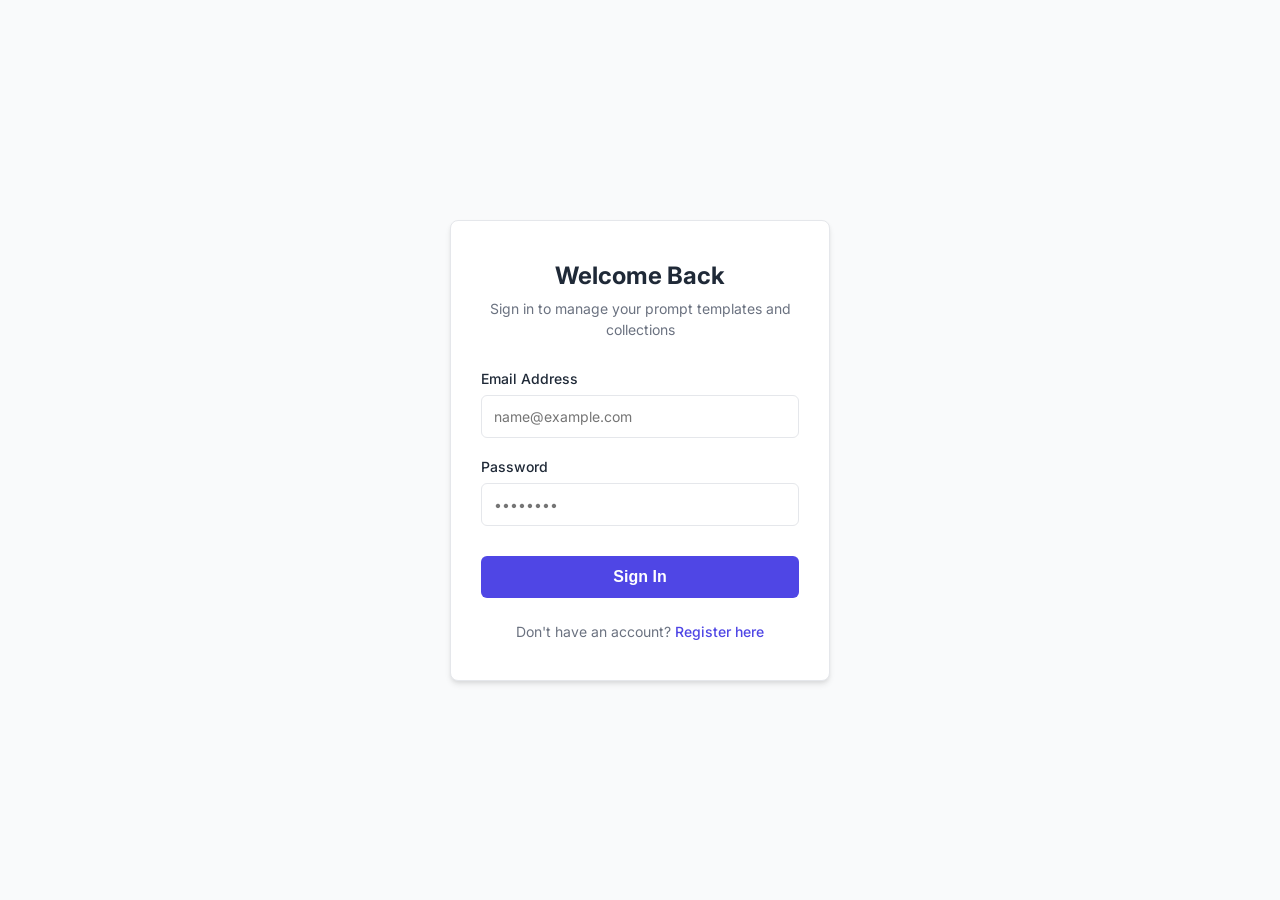
<file: index.html>
<!DOCTYPE html>
<html lang="en">
<head>
    <meta charset="UTF-8">
    <meta name="viewport" content="width=device-width, initial-scale=1.0">
    <title>Login - Prompt Management System</title>
    <link rel="stylesheet" href="css/login.css">
    <link rel="preconnect" href="https://fonts.googleapis.com">
    <link rel="preconnect" href="https://fonts.gstatic.com" crossorigin>
    <link href="https://fonts.googleapis.com/css2?family=Inter:wght@300;400;500;600;700&display=swap" rel="stylesheet">
</head>
<body>
    <div class="login-container">
        <div class="login-card">
            <div class="login-header">
                <h2>Welcome Back</h2>
                <p>Sign in to manage your prompt templates and collections</p>
            </div>
            
            <form id="login-form">
                <div class="error-alert" id="error-alert" style="display: none;"></div>
                
                <div class="form-group">
                    <label for="email">Email Address</label>
                    <input type="email" id="email" required placeholder="name@example.com">
                </div>
                
                <div class="form-group">
                    <label for="password">Password</label>
                    <input type="password" id="password" required placeholder="••••••••">
                </div>
                
                <button type="submit" class="btn-submit" id="btn-submit">Sign In</button>
            </form>
            
            <div class="login-footer">
                <p>Don't have an account? <a href="register.html">Register here</a></p>
            </div>
        </div>
    </div>

    <!-- Core authentication and API logic -->
    <script src="js/auth.js"></script>
    <script src="js/api.js"></script>
    <!-- Page specific logic -->
    <script src="js/login.js"></script>
</body>
</html>
</file>
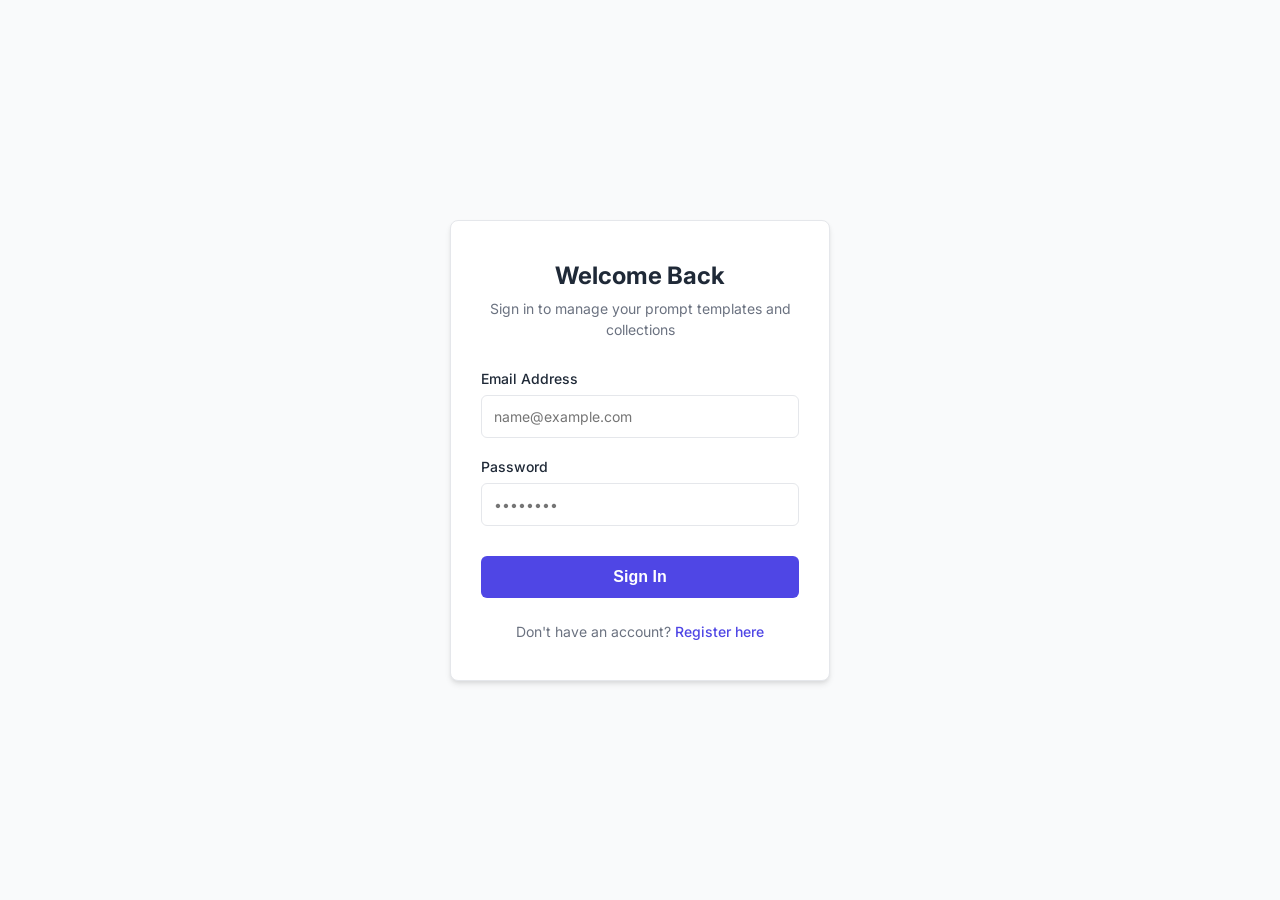
<file: dashboard.html>
<!DOCTYPE html>
<html lang="en">
<head>
    <meta charset="UTF-8">
    <meta name="viewport" content="width=device-width, initial-scale=1.0">
    <title>📊 Dashboard - Prompt Management System</title>
    <link rel="stylesheet" href="css/dashboard.css">
    <link rel="preconnect" href="https://fonts.googleapis.com">
    <link rel="preconnect" href="https://fonts.gstatic.com" crossorigin>
    <link href="https://fonts.googleapis.com/css2?family=Inter:wght@300;400;500;600;700&display=swap" rel="stylesheet">
</head>
<body>
    <!-- Navigation Bar -->
    <nav class="navbar">
        <div class="nav-container">
            <span class="nav-brand">PromptManager</span>
            <div class="nav-links">
                <a href="dashboard.html" class="active">Dashboard</a>
                <a href="users.html" id="nav-users-link">Users</a>
            </div>
            <div class="nav-user">
                <span class="user-info" id="user-info-display">user@example.com (Role)</span>
                <button class="btn-logout" id="btn-logout">Logout</button>
            </div>
        </div>
    </nav>

    <!-- Main Dashboard Layout -->
    <div class="dashboard-container">
        
        <!-- Alerts -->
        <div id="dashboard-error" class="alert alert-error" style="display: none;"></div>
        <div id="dashboard-success" class="alert alert-success" style="display: none;"></div>

        <!-- Section Tabs -->
        <div class="tabs-header">
            <button class="tab-btn active" data-tab="templates-section">Templates</button>
            <button class="tab-btn" data-tab="categories-section">Categories</button>
            <button class="tab-btn" data-tab="collections-section">Collections</button>
            <button class="tab-btn" data-tab="versions-section">Versions</button>
        </div>

        <div class="tabs-content">
            
            <!-- TEMPLATES SECTION -->
            <section id="templates-section" class="tab-panel active">
                <div class="section-header">
                    <h3>Prompt Templates</h3>
                    <button class="btn-primary" id="btn-add-template">Add Template</button>
                </div>
                <div class="table-responsive">
                    <table>
                        <thead>
                            <tr>
                                <th>ID</th>
                                <th>Title</th>
                                <th>Prompt Text</th>
                                <th>Status</th>
                                <th>Category</th>
                                <th>Created By (User ID)</th>
                                <th>Actions</th>
                            </tr>
                        </thead>
                        <tbody id="templates-table-body">
                            <!-- Populated by JS -->
                        </tbody>
                    </table>
                </div>
            </section>

            <!-- CATEGORIES SECTION -->
            <section id="categories-section" class="tab-panel">
                <div class="section-header">
                    <h3>Prompt Categories</h3>
                    <button class="btn-primary admin-only" id="btn-add-category">Add Category</button>
                </div>
                <div class="table-responsive">
                    <table>
                        <thead>
                            <tr>
                                <th>ID</th>
                                <th>Name</th>
                                <th>Description</th>
                                <th>Template Count</th>
                                <th class="admin-only">Actions</th>
                            </tr>
                        </thead>
                        <tbody id="categories-table-body">
                            <!-- Populated by JS -->
                        </tbody>
                    </table>
                </div>
            </section>

            <!-- COLLECTIONS SECTION -->
            <section id="collections-section" class="tab-panel">
                <div class="section-header">
                    <h3>Prompt Collections</h3>
                    <button class="btn-primary" id="btn-add-collection">Add Collection</button>
                </div>
                <div class="table-responsive">
                    <table>
                        <thead>
                            <tr>
                                <th>ID</th>
                                <th>Name</th>
                                <th>Description</th>
                                <th>User ID</th>
                                <th>Actions</th>
                            </tr>
                        </thead>
                        <tbody id="collections-table-body">
                            <!-- Populated by JS -->
                        </tbody>
                    </table>
                </div>
            </section>

            <!-- VERSIONS SECTION -->
            <section id="versions-section" class="tab-panel">
                <div class="section-header">
                    <h3>Prompt Versions</h3>
                    <button class="btn-primary admin-only" id="btn-add-version">Add Version</button>
                </div>
                <div class="table-responsive">
                    <table>
                        <thead>
                            <tr>
                                <th>ID</th>
                                <th>Version Name</th>
                                <th>Prompt Text</th>
                                <th>Template ID</th>
                                <th class="admin-only">Actions</th>
                            </tr>
                        </thead>
                        <tbody id="versions-table-body">
                            <!-- Populated by JS -->
                        </tbody>
                    </table>
                </div>
            </section>

        </div>
    </div>

    <!-- MODALS FOR CRUD OPERATIONS -->

    <!-- Template Modal -->
    <div class="modal" id="template-modal" style="display: none;">
        <div class="modal-content">
            <span class="close-modal" id="close-template-modal">&times;</span>
            <h4 id="template-modal-title">Add Prompt Template</h4>
            <form id="template-form">
                <input type="hidden" id="template-id">
                <div class="form-group">
                    <label for="template-title">Title</label>
                    <input type="text" id="template-title" required placeholder="e.g. Chatbot System Prompt">
                </div>
                <div class="form-group">
                    <label for="template-text">Prompt Text</label>
                    <textarea id="template-text" required placeholder="Enter the prompt instruction template..."></textarea>
                </div>
                <div class="form-group">
                    <label for="template-status">Status</label>
                    <select id="template-status">
                        <option value="DRAFT">DRAFT</option>
                        <option value="ACTIVE">ACTIVE</option>
                        <option value="DEPRECATED">DEPRECATED</option>
                    </select>
                </div>
                <div class="form-group">
                    <label for="template-category">Category</label>
                    <select id="template-category">
                        <!-- Populated dynamically -->
                    </select>
                </div>
                <button type="submit" class="btn-primary">Save Template</button>
            </form>
        </div>
    </div>

    <!-- Category Modal -->
    <div class="modal" id="category-modal" style="display: none;">
        <div class="modal-content">
            <span class="close-modal" id="close-category-modal">&times;</span>
            <h4 id="category-modal-title">Add Category</h4>
            <form id="category-form">
                <input type="hidden" id="category-id">
                <div class="form-group">
                    <label for="category-name">Name</label>
                    <input type="text" id="category-name" required placeholder="e.g. Code Generation">
                </div>
                <div class="form-group">
                    <label for="category-description">Description</label>
                    <textarea id="category-description" placeholder="Description of this category..."></textarea>
                </div>
                <div class="form-group">
                    <label for="category-count">Template Count</label>
                    <input type="number" id="category-count" value="0" min="0">
                </div>
                <button type="submit" class="btn-primary">Save Category</button>
            </form>
        </div>
    </div>

    <!-- Collection Modal -->
    <div class="modal" id="collection-modal" style="display: none;">
        <div class="modal-content">
            <span class="close-modal" id="close-collection-modal">&times;</span>
            <h4 id="collection-modal-title">Add Prompt Collection</h4>
            <form id="collection-form">
                <input type="hidden" id="collection-id">
                <div class="form-group">
                    <label for="collection-name">Collection Name</label>
                    <input type="text" id="collection-name" required placeholder="e.g. Writing Tools">
                </div>
                <div class="form-group">
                    <label for="collection-description">Description</label>
                    <textarea id="collection-description" placeholder="What is this collection for..."></textarea>
                </div>
                <button type="submit" class="btn-primary">Save Collection</button>
            </form>
        </div>
    </div>

    <!-- Version Modal -->
    <div class="modal" id="version-modal" style="display: none;">
        <div class="modal-content">
            <span class="close-modal" id="close-version-modal">&times;</span>
            <h4 id="version-modal-title">Add Prompt Version</h4>
            <form id="version-form">
                <input type="hidden" id="version-id">
                <div class="form-group">
                    <label for="version-name">Version Name</label>
                    <input type="text" id="version-name" required placeholder="e.g. v1.1.0">
                </div>
                <div class="form-group">
                    <label for="version-text">Prompt Text</label>
                    <textarea id="version-text" required placeholder="Specify modified version prompt text..."></textarea>
                </div>
                <div class="form-group">
                    <label for="version-template">Parent Template</label>
                    <select id="version-template" required>
                        <!-- Populated dynamically -->
                    </select>
                </div>
                <button type="submit" class="btn-primary">Save Version</button>
            </form>
        </div>
    </div>

    <!-- Core authorization and API logic -->
    <script src="js/auth.js"></script>
    <script src="js/api.js"></script>
    <!-- Page specific logic -->
    <script src="js/dashboard.js"></script>
</body>
</html>
</file>
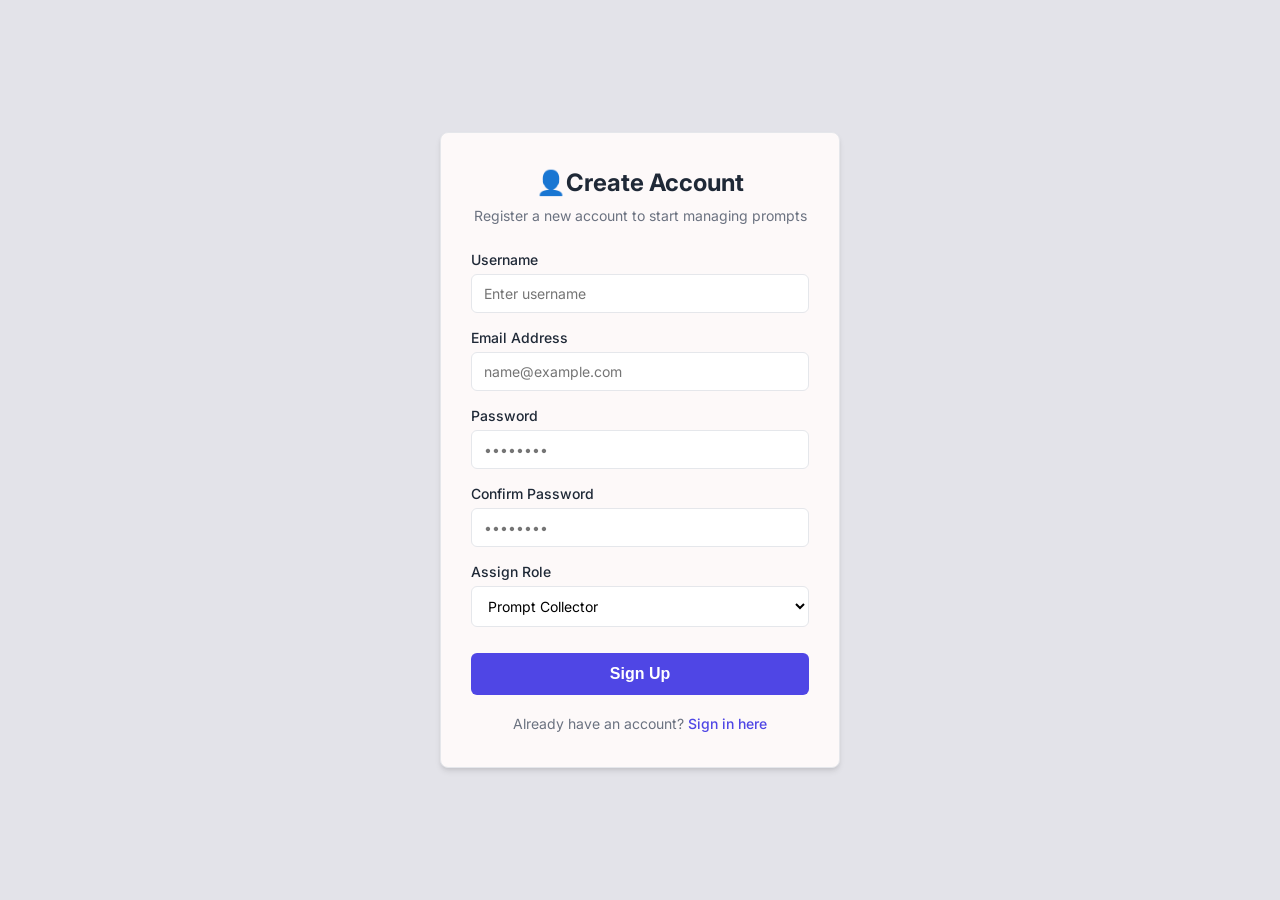
<file: register.html>
<!doctype html>
<html lang="en">
  <head>
    <meta charset="UTF-8" />
    <meta name="viewport" content="width=device-width, initial-scale=1.0" />
    <title>Register - Prompt Management System</title>
    <link rel="stylesheet" href="css/register.css" />
    <link rel="preconnect" href="https://fonts.googleapis.com" />
    <link rel="preconnect" href="https://fonts.gstatic.com" crossorigin />
    <link
      href="https://fonts.googleapis.com/css2?family=Inter:wght@300;400;500;600;700&display=swap"
      rel="stylesheet"
    />
  </head>
  <body>
    <div class="register-container">
      <div class="register-card">
        <div class="register-header">
          <h2>👤Create Account</h2>
          <p>Register a new account to start managing prompts</p>
        </div>

        <form id="register-form">
          <div class="error-alert" id="error-alert" style="display: none"></div>
          <div
            class="success-alert"
            id="success-alert"
            style="display: none"
          ></div>

          <div class="form-group">
            <label for="username">Username</label>
            <input
              type="text"
              id="username"
              required
              placeholder="Enter username"
            />
          </div>
          <div class="form-group">
            <label for="email">Email Address</label>
            <input
              type="email"
              id="email"
              required
              placeholder="name@example.com"
            />
          </div>

          <div class="form-group">
            <label for="password">Password</label>
            <input
              type="password"
              id="password"
              required
              placeholder="••••••••"
            />
          </div>

          <div class="form-group">
            <label for="confirm-password">Confirm Password </label>
            <input
              type="password"
              id="confirm-password"
              required
              placeholder="••••••••"
            />
          </div>

          <div class="form-group">
            <label for="role">Assign Role</label>
            <select id="role">
              <option value="PROMPT_COLLECTOR">Prompt Collector</option>
              <option value="PROMPT_ENGINEER">Prompt Engineer</option>
              <option value="TEAM_LEAD">Team Lead (Admin)</option>
            </select>
          </div>

          <button type="submit" class="btn-submit" id="btn-submit">
            Sign Up
          </button>
        </form>

        <div class="register-footer">
          <p>Already have an account? <a href="index.html">Sign in here</a></p>
        </div>
      </div>
    </div>

    <!-- Core authentication and API logic -->
    <script src="js/auth.js"></script>
    <script src="js/api.js"></script>
    <!-- Page specific logic -->
    <script src="js/register.js"></script>
  </body>
</html>
</file>
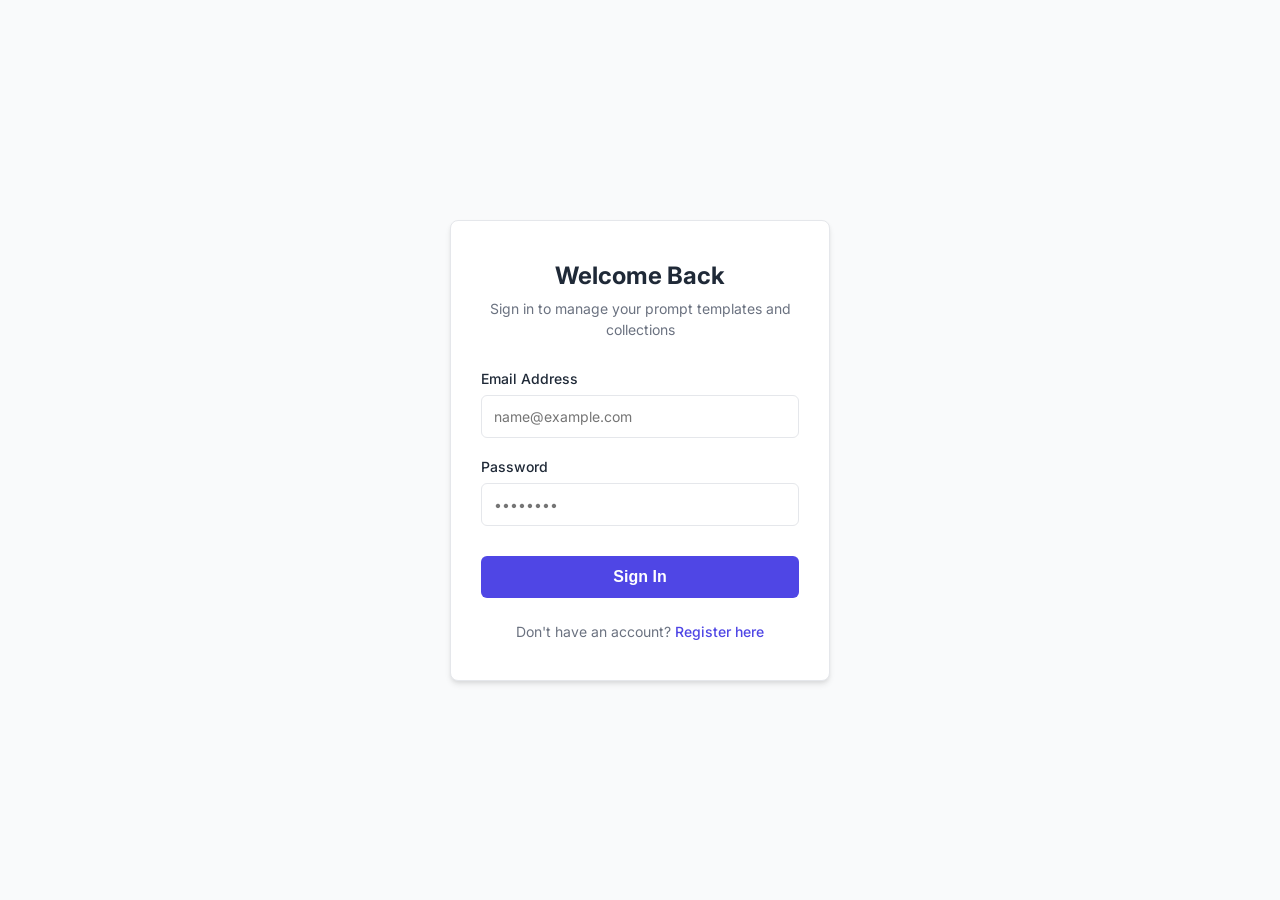
<file: users.html>
<!DOCTYPE html>
<html lang="en">
<head>
    <meta charset="UTF-8">
    <meta name="viewport" content="width=device-width, initial-scale=1.0">
    <title>User Management - Prompt Management System</title>
    <link rel="stylesheet" href="css/users.css">
    <link rel="preconnect" href="https://fonts.googleapis.com">
    <link rel="preconnect" href="https://fonts.gstatic.com" crossorigin>
    <link href="https://fonts.googleapis.com/css2?family=Inter:wght@300;400;500;600;700&display=swap" rel="stylesheet">
</head>
<body>
    <!-- Navigation Bar -->
    <nav class="navbar">
        <div class="nav-container">
            <span class="nav-brand">PromptManager</span>
            <div class="nav-links">
                <a href="dashboard.html">Dashboard</a>
                <a href="users.html" class="active" id="nav-users-link">Users</a>
            </div>
            <div class="nav-user">
                <span class="user-info" id="user-info-display">user@example.com (Role)</span>
                <button class="btn-logout" id="btn-logout">Logout</button>
            </div>
        </div>
    </nav>

    <!-- Main Container -->
    <div class="users-container">
        
        <!-- Alerts -->
        <div id="users-error" class="alert alert-error" style="display: none;"></div>
        <div id="users-success" class="alert alert-success" style="display: none;"></div>

        <!-- Section Header -->
        <div class="section-header">
            <h3>User Management</h3>
            <button class="btn-primary" id="btn-add-user">Add User</button>
        </div>

        <!-- Users Table -->
        <div class="table-card">
            <div class="table-responsive">
                <table>
                    <thead>
                        <tr>
                            <th>ID</th>
                            <th>Username</th>
                            <th>Email</th>
                            <th>Role</th>
                            <th>Created At</th>
                            <th>Actions</th>
                        </tr>
                    </thead>
                    <tbody id="users-table-body">
                        <!-- Populated by JS -->
                    </tbody>
                </table>
            </div>
        </div>
    </div>

    <!-- User Modal (Create/Edit) -->
    <div class="modal" id="user-modal" style="display: none;">
        <div class="modal-content">
            <span class="close-modal" id="close-user-modal">&times;</span>
            <h4 id="user-modal-title">Add New User</h4>
            <form id="user-form">
                <input type="hidden" id="user-id">
                
                <div class="form-group">
                    <label for="user-username">Username</label>
                    <input type="text" id="user-username" required placeholder="e.g. johndoe">
                </div>

                <div class="form-group">
                    <label for="user-email">Email Address</label>
                    <input type="email" id="user-email" required placeholder="e.g. john@example.com">
                </div>

                <div class="form-group" id="password-group">
                    <label for="user-password">Password</label>
                    <input type="password" id="user-password" placeholder="Enter password">
                    <small id="password-hint" style="color:var(--text-muted);font-size:12px;display:none;">Leave blank to keep existing password.</small>
                </div>

                <div class="form-group">
                    <label for="user-role">Role</label>
                    <select id="user-role" required>
                        <option value="PROMPT_COLLECTOR">Prompt Collector</option>
                        <option value="PROMPT_ENGINEER">Prompt Engineer</option>
                        <option value="TEAM_LEAD">Team Lead (Admin)</option>
                    </select>
                </div>

                <button type="submit" class="btn-primary">Save User</button>
            </form>
        </div>
    </div>

    <!-- Core authentication and API logic -->
    <script src="js/auth.js"></script>
    <script src="js/api.js"></script>
    <!-- Page specific logic -->
    <script src="js/users.js"></script>
</body>
</html>
</file>
<file: css/login.css>
:root {
    --primary-color: #4f46e5;
    --primary-hover: #4338ca;
     --background: #f9fafb;
    --card-background: #ffffff;
    --text-main: #1f2937;
    --text-muted: #6b7280;
    --border-color: #e5e7eb;
    --error-bg: #fee2e2;
    --error-text: #b91c1c;
    --shadow: 0 4px 6px -1px rgba(0, 0, 0, 0.1), 0 2px 4px -1px rgba(0, 0, 0, 0.06);
    --border-radius: 8px;
}

* {
    box-sizing: border-box;
    margin: 0;
    padding: 0;
}

body {
    font-family: 'Inter', sans-serif;
    background-color: var(--background);
    color: var(--text-main);
    display: flex;
    justify-content: center;
    align-items: center;
    min-height: 100vh;
}

.login-container {
    width: 100%;
    max-width: 420px;
    padding: 20px;
}

.login-card {
    background-color: var(--card-background);
    border-radius: var(--border-radius);
    box-shadow: var(--shadow);
    padding: 40px 30px;
    border: 1px solid var(--border-color);
}

.login-header {
    text-align: center;
    margin-bottom: 30px;
}

.login-header h2 {
    font-size: 24px;
    font-weight: 700;
    color: var(--text-main);
    margin-bottom: 8px;
}

.login-header p {
    font-size: 14px;
    color: var(--text-muted);
    line-height: 1.5;
}

.form-group {
    margin-bottom: 20px;
}

.form-group label {
    display: block;
    font-size: 14px;
    font-weight: 500;
    margin-bottom: 8px;
    color: var(--text-main);
}

.form-group input {
    width: 100%;
    padding: 12px;
    border: 1px solid var(--border-color);
    border-radius: 6px;
    font-size: 14px;
    font-family: inherit;
    transition: border-color 0.2s, box-shadow 0.2s;
}

.form-group input:focus {
    outline: none;
    border-color: var(--primary-color);
    box-shadow: 0 0 0 3px rgba(79, 70, 229, 0.1);
}

.btn-submit {
    width: 100%;
    padding: 12px;
    background-color: var(--primary-color);
    color: white;
    border: none;
    border-radius: 6px;
    font-size: 16px;
    font-weight: 600;
    cursor: pointer;
    transition: background-color 0.2s;
    margin-top: 10px;
}

.btn-submit:hover {
    background-color: var(--primary-hover);
}

.error-alert {
    background-color: var(--error-bg);
    color: var(--error-text);
    padding: 12px;
    border-radius: 6px;
    font-size: 14px;
    margin-bottom: 20px;
    border: 1px solid rgba(185, 28, 28, 0.2);
}

.login-footer {
    text-align: center;
    margin-top: 25px;
    font-size: 14px;
}

.login-footer p {
    color: var(--text-muted);
}

.login-footer a {
    color: var(--primary-color);
    text-decoration: none;
    font-weight: 500;
}

.login-footer a:hover {
    text-decoration: underline;
}
</file>
<file: css/dashboard.css>
:root{
    --primary-color:#0969da;
    --primary-hover:#0550ae;

    --danger-color:#cf222e;
    --danger-hover:#a40e26;

    --success-color:#1a7f37;

    --background:#f6f8fa;
    --card-background:#ffffff;

    --text-main:#24292f;
    --text-muted:#57606a;

    --border-color:#d0d7de;

    --shadow:0 1px 3px rgba(27,31,36,.08);

    --border-radius:8px;
}

*{
    box-sizing:border-box;
    margin:0;
    padding:0;
}

body{
    font-family:'Inter',sans-serif;
    background:var(--background);
    color:var(--text-main);
    padding-bottom:40px;
}

/* Navbar */

.navbar{
    background:#24292f;
    border-bottom:1px solid #30363d;
    position:sticky;
    top:0;
    z-index:100;
    box-shadow:0 1px 3px rgba(27,31,36,.15);
}

.nav-container{
    max-width:1200px;
    margin:0 auto;
    padding:0 20px;
    display:flex;
    justify-content:space-between;
    align-items:center;
    height:64px;
}

.nav-brand{
    font-size:20px;
    font-weight:700;
    color:white;
}

.nav-links{
    display:flex;
    gap:20px;
}

.nav-links a{
    text-decoration:none;
    color:#c9d1d9;
    font-size:15px;
    font-weight:500;
    padding:8px 14px;
    border-radius:6px;
    transition:.2s;
}

.nav-links a:hover,
.nav-links a.active{
    background:#30363d;
    color:white;
}

.nav-user{
    display:flex;
    align-items:center;
    gap:15px;
}

.user-info{
    font-size:14px;
    color:#c9d1d9;
}

.btn-logout{
    padding:6px 12px;
    background:transparent;
    color:white;
    border:1px solid #57606a;
    border-radius:6px;
    cursor:pointer;
    transition:.2s;
}

.btn-logout:hover{
    background:#cf222e;
    border-color:#cf222e;
}

.dashboard-container{
    max-width:1200px;
    margin:30px auto;
    padding:0 20px;
}

/* Alerts */

.alert{
    padding:12px 16px;
    border-radius:8px;
    margin-bottom:20px;
    font-size:14px;
}

.alert-success{
    background:#dafbe1;
    color:#1a7f37;
    border:1px solid #aceebb;
}

.alert-error{
    background:#ffebe9;
    color:#cf222e;
    border:1px solid #ffcecb;
}

/* Tabs */

.tabs-header{
    display:flex;
    gap:10px;
    border-bottom:1px solid var(--border-color);
    margin-bottom:25px;
}

.tab-btn{
    padding:10px 20px;
    background:transparent;
    border:none;
    border-bottom:2px solid transparent;
    font-size:15px;
    font-weight:600;
    color:var(--text-muted);
    cursor:pointer;
    transition:.2s;
}

.tab-btn:hover{
    color:var(--primary-color);
}

.tab-btn.active{
    color:var(--primary-color);
    border-bottom-color:var(--primary-color);
}

/* Panels */

.tab-panel{
    display:none;
    background:white;
    border:1px solid var(--border-color);
    border-radius:8px;
    box-shadow:var(--shadow);
    padding:24px;
}

.tab-panel.active{
    display:block;
}

.section-header{
    display:flex;
    justify-content:space-between;
    align-items:center;
    margin-bottom:20px;
}

.section-header h3{
    font-size:20px;
    font-weight:700;
}

.table-responsive{
    width:100%;
    overflow-x:auto;
}

table{
    width:100%;
    border-collapse:collapse;
    text-align:left;
    font-size:14px;
}

th,
td{
    padding:14px 16px;
    border-bottom:1px solid var(--border-color);
}

th{
    background:#f6f8fa;
    color:#57606a;
    font-weight:600;
}

tr:hover{
    background:#f6f8fa;
}
/* ===========================
   Buttons
=========================== */

.btn-primary {
    padding: 10px 18px;
    background: #2da44e;
    color: #ffffff;
    border: 1px solid #2da44e;
    border-radius: 6px;
    font-size: 14px;
    font-weight: 600;
    cursor: pointer;
    transition: all .2s ease;
    box-shadow: 0 1px 2px rgba(27,31,36,.08);
}

.btn-primary:hover {
    background: #218bff;
    border-color: #218bff;
}

.btn-sm {
    padding: 6px 12px;
    font-size: 12px;
    border-radius: 6px;
    cursor: pointer;
    transition: all .2s ease;
}

.btn-edit {
    background: #ddf4ff;
    color: #0969da;
    border: 1px solid #b6e3ff;
    margin-right: 6px;
}

.btn-edit:hover {
    background: #0969da;
    color: #ffffff;
}

.btn-delete {
    background: #ffebe9;
    color: #cf222e;
    border: 1px solid #ffcecb;
}

.btn-delete:hover {
    background: #cf222e;
    color: #ffffff;
}

/* ===========================
   Modal
=========================== */

.modal {
    position: fixed;
    inset: 0;
    background: rgba(27,31,36,.45);
    display: flex;
    justify-content: center;
    align-items: center;
    z-index: 1000;
}

.modal-content {
    background: #ffffff;
    width: 100%;
    max-width: 520px;
    padding: 28px;
    border-radius: 8px;
    border: 1px solid #d0d7de;
    box-shadow: 0 8px 24px rgba(27,31,36,.12);
    position: relative;
}

.close-modal {
    position: absolute;
    right: 18px;
    top: 12px;
    font-size: 24px;
    cursor: pointer;
    color: #57606a;
    transition: .2s;
}

.close-modal:hover {
    color: #24292f;
}

.modal-content h4 {
    margin-bottom: 20px;
    font-size: 18px;
    font-weight: 600;
    color: #24292f;
}

/* ===========================
   Forms
=========================== */

.form-group {
    margin-bottom: 18px;
}

.form-group label {
    display: block;
    margin-bottom: 7px;
    font-size: 14px;
    font-weight: 600;
    color: #24292f;
}

.form-group input,
.form-group select,
.form-group textarea {
    width: 100%;
    padding: 11px 14px;
    border: 1px solid #d0d7de;
    border-radius: 6px;
    font-family: inherit;
    font-size: 14px;
    background: #ffffff;
    transition: all .2s ease;
}

.form-group textarea {
    resize: vertical;
    min-height: 90px;
}

.form-group input:focus,
.form-group select:focus,
.form-group textarea:focus {
    outline: none;
    background: #ffffff;
    border-color: #0969da;
    box-shadow: 0 0 0 3px rgba(9,105,218,.15);
}

/* ===========================
   Disabled
=========================== */

.admin-only-disabled {
    opacity: .5;
    cursor: not-allowed;
}

/* ===========================
   Smooth Hover Effects
=========================== */

.tab-panel,
.modal-content,
.btn-primary,
.btn-edit,
.btn-delete {
    transition: all .2s ease;
}

.tab-panel:hover {
    box-shadow: 0 8px 20px rgba(27,31,36,.12);
}

/* ===========================
   Scrollbar
=========================== */

::-webkit-scrollbar {
    width: 10px;
}

::-webkit-scrollbar-track {
    background: #f6f8fa;
}

::-webkit-scrollbar-thumb {
    background: #8c959f;
    border-radius: 20px;
}

::-webkit-scrollbar-thumb:hover {
    background: #57606a;
}
</file>
<file: css/register.css>
:root {
    --primary-color: #4f46e5;
    --primary-hover: #4338ca;
    --background: #e3e3e9;
    --card-background: #fdf9f9;
    --text-main: #1f2937;
    --text-muted: #6b7280;
    --border-color: #e5e7eb;
    --error-bg: #fee2e2;
    --error-text: #b91c1c;
    --success-bg: #ecfdf5;
    --success-text: #065f46;
    --shadow: 0 4px 6px -1px rgba(0, 0, 0, 0.1), 0 2px 4px -1px rgba(0, 0, 0, 0.06);
    --border-radius: 8px;
}

* {
    box-sizing: border-box;
    margin: 0;
    padding: 0;
}

body {
    font-family: 'Inter', sans-serif;
    background-color: var(--background);
    color: var(--text-main);
    display: flex;
    justify-content: center;
    align-items: center;
    min-height: 100vh;
}

.register-container {
    width: 100%;
    max-width: 440px;
    padding: 20px;
}

.register-card {
    background-color: var(--card-background);
    border-radius: var(--border-radius);
    box-shadow: var(--shadow);
    padding: 35px 30px;
    border: 1px solid var(--border-color);
}

.register-header {
    text-align: center;
    margin-bottom: 25px;
}

.register-header h2 {
    font-size: 24px;
    font-weight: 700;
    color: var(--text-main);
    margin-bottom: 8px;
}

.register-header p {
    font-size: 14px;
    color: var(--text-muted);
    line-height: 1.5;
}

.form-group {
    margin-bottom: 16px;
}

.form-group label {
    display: block;
    font-size: 14px;
    font-weight: 500;
    margin-bottom: 6px;
    color: var(--text-main);
}

.form-group input, .form-group select {
    width: 100%;
    padding: 10px 12px;
    border: 1px solid var(--border-color);
    border-radius: 6px;
    font-size: 14px;
    font-family: inherit;
    transition: border-color 0.2s, box-shadow 0.2s;
    background-color: #fff;
}

.form-group input:focus, .form-group select:focus {
    outline: none;
    border-color: var(--primary-color);
    box-shadow: 0 0 0 3px rgba(79, 70, 229, 0.1);
}

.btn-submit {
    width: 100%;
    padding: 12px;
    background-color: var(--primary-color);
    color: white;
    border: none;
    border-radius: 6px;
    font-size: 16px;
    font-weight: 600;
    cursor: pointer;
    transition: background-color 0.2s;
    margin-top: 10px;
}

.btn-submit:hover {
    background-color: var(--primary-hover);
}

.error-alert {
    background-color: var(--error-bg);
    color: var(--error-text);
    padding: 10px 12px;
    border-radius: 6px;
    font-size: 14px;
    margin-bottom: 16px;
    border: 1px solid rgba(185, 28, 28, 0.2);
}

.success-alert {
    background-color: var(--success-bg);
    color: var(--success-text);
    padding: 10px 12px;
    border-radius: 6px;
    font-size: 14px;
    margin-bottom: 16px;
    border: 1px solid rgba(6, 95, 70, 0.2);
}

.register-footer {
    text-align: center;
    margin-top: 20px;
    font-size: 14px;
}

.register-footer p {
    color: var(--text-muted);
}

.register-footer a {
    color: var(--primary-color);
    text-decoration: none;
    font-weight: 500;
}

.register-footer a:hover {
    text-decoration: underline;
}
</file>
<file: css/users.css>
:root {
    --primary-color: #4f46e5;
    --primary-hover: #4338ca;
    --danger-color: #ef4444;
    --danger-hover: #dc2626;
    --success-color: #10b981;
    --background: #f9fafb;
    --card-background: #ffffff;
   --text-main:#24292f;
    --text-muted:#57606a;
    --border-color: #e5e7eb;
    --shadow: 0 1px 3px rgba(0,0,0,0.1), 0 1px 2px rgba(0,0,0,0.06);
    --border-radius: 6px;
}

* {
    box-sizing: border-box;
    margin: 0;
    padding: 0;
}

body {
    font-family: 'Inter', sans-serif;
    background-color: var(--background);
    color: var(--text-main);
    padding-bottom: 40px;
}

/* Navbar */
.navbar {
    background-color: #24292f;
    border-bottom: 1px solid var(--border-color);
    position: sticky;
    top: 0;
    z-index: 100;
}

.nav-container {
    max-width: 1200px;
    margin: 0 auto;
    padding: 0 20px;
    display: flex;
    justify-content: space-between;
    align-items: center;
    height: 64px;
}
.nav-brand {
    font-size: 20px;
    font-weight: 700;
    color: #ffffff;
}

.nav-links {
    display: flex;
    gap: 20px;
}

.nav-links a {
    text-decoration: none;
    color: #ffffff;
    font-size: 15px;
    font-weight: 500;
    padding: 8px 12px;
    border-radius: 4px;
    transition: background-color 0.2s, color 0.2s;
}

.nav-links a:hover, .nav-links a.active {
    color: #ffffff;
    background-color: rgba(79, 70, 229, 0.05);
}

.nav-user {
    display: flex;
    align-items: center;
    gap: 15px;
}

.user-info {
    font-size: 14px;
    color: #ffffff;
}

.btn-logout {
    padding: 6px 12px;
    background-color: transparent;
    color: var(--text-muted);
    border: 1px solid var(--border-color);
    border-radius: 4px;
    cursor: pointer;
    font-family: inherit;
    font-size: 14px;
    transition: background-color 0.2s, color 0.2s;
}

.btn-logout:hover {
    background-color: var(--danger-color);
    color: white;
    border-color: var(--danger-color);
}

/* Container */
.users-container {
    max-width: 1200px;
    margin: 30px auto;
    padding: 0 20px;
}

/* Alerts */
.alert {
    padding: 12px 16px;
    border-radius: var(--border-radius);
    margin-bottom: 20px;
    font-size: 14px;
}

.alert-error {
    background-color: #fee2e2;
    color: #b91c1c;
    border: 1px solid rgba(185, 28, 28, 0.1);
}

.alert-success {
    background-color: #d1fae5;
    color: #065f46;
    border: 1px solid rgba(6, 95, 70, 0.1);
}

/* Header */
.section-header {
    display: flex;
    justify-content: space-between;
    align-items: center;
    margin-bottom: 20px;
}

.section-header h3 {
    font-size: 18px;
    font-weight: 600;
}

/* Table Card */
.table-card {
    background-color: #ffffff;
    border-radius: var(--border-radius);
    box-shadow: var(--shadow);
    border: 1px solid var(--border-color);
    padding: 24px;
}

/* Tables */
.table-responsive {
    width: 100%;
    overflow-x: auto;
}

table {
    width: 100%;
    border-collapse: collapse;
    text-align: left;
    font-size: 14px;
}

th, td {
    padding: 12px 16px;
    border-bottom: 1px solid var(--border-color);
}

th {
    background-color: #f9fafb;
    font-weight: 600;
    color: var(--text-muted);
}

tr:hover {
    background-color: #f9fafb;
}

/* Buttons */
.btn-primary {
    padding: 8px 16px;
    background-color: var(--primary-color);
    color: white;
    border: none;
    border-radius: 4px;
    font-size: 14px;
    font-weight: 500;
    cursor: pointer;
    transition: background-color 0.2s;
}

.btn-primary:hover {
    background-color: var(--primary-hover);
}

.btn-sm {
    padding: 4px 8px;
    font-size: 12px;
    border-radius: 4px;
    cursor: pointer;
    font-family: inherit;
}

.btn-edit {
    background-color: #e0e7ff;
    color: #4338ca;
    border: 1px solid #c7d2fe;
    margin-right: 5px;
}

.btn-edit:hover {
    color: #ffffff;
}

.btn-delete {
    background-color: #fee2e2;
    color: #b91c1c;
    border: 1px solid #fca5a5;
}

.btn-delete:hover {
    background-color: #fca5a5;
}

/* Modals */
.modal {
    position: fixed;
    top: 0;
    left: 0;
    width: 100%;
    height: 100%;
    background-color: rgba(0, 0, 0, 0.4);
    display: flex;
    justify-content: center;
    align-items: center;
    z-index: 1000;
}

.modal-content {
    background-color: white;
    padding: 24px;
    border-radius: var(--border-radius);
    width: 100%;
    max-width: 450px;
    box-shadow: 0 20px 25px -5px rgba(0,0,0,0.1), 0 10px 10px -5px rgba(0,0,0,0.04);
    position: relative;
}

.close-modal {
    position: absolute;
    top: 15px;
    right: 20px;
    font-size: 24px;
    font-weight: 700;
    cursor: pointer;
    color: var(--text-muted);
}

.close-modal:hover {
    color: var(--text-main);
}

.modal-content h4 {
    margin-bottom: 20px;
    font-size: 18px;
    font-weight: 600;
}

.form-group {
    margin-bottom: 16px;
}

.form-group label {
    display: block;
    font-size: 14px;
    font-weight: 500;
    margin-bottom: 6px;
}

.form-group input, .form-group select {
    width: 100%;
    padding: 10px;
    border: 1px solid var(--border-color);
    border-radius: 4px;
    font-family: inherit;
    font-size: 14px;
}

.form-group input:focus, .form-group select:focus {
    outline: none;
    border-color: var(--primary-color);
}
</file>
